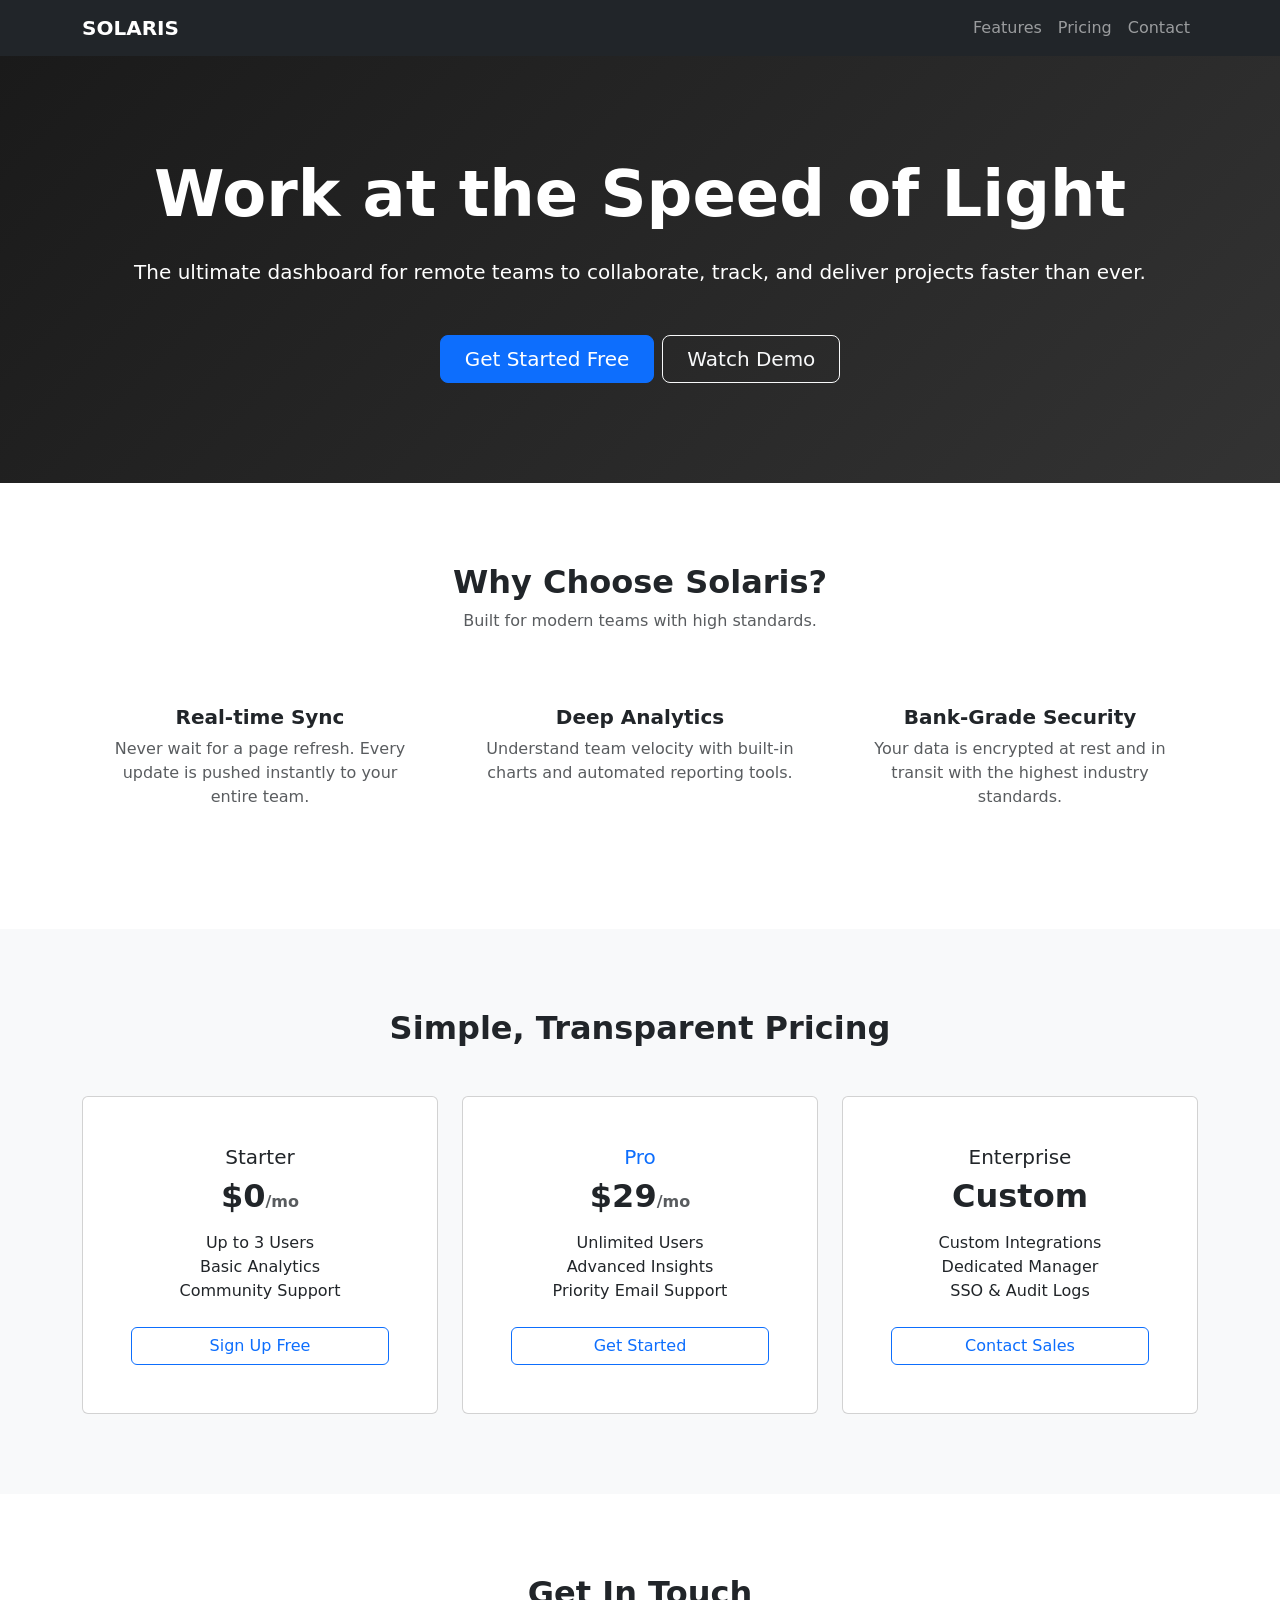
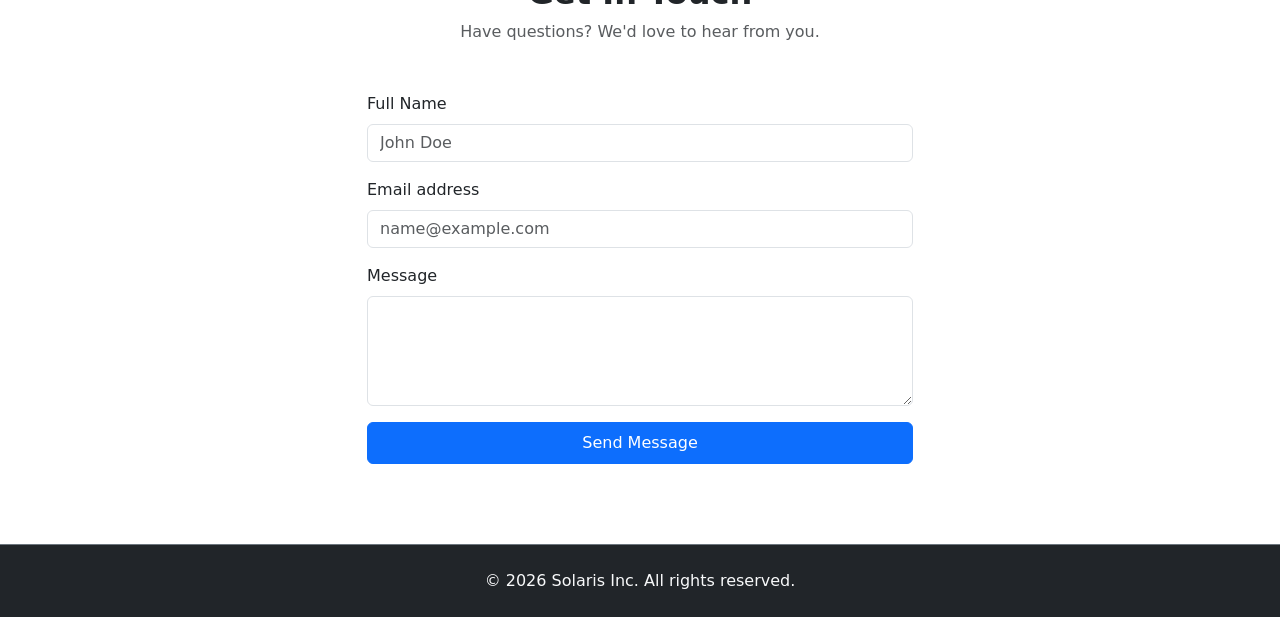
<file: EXP2/index.html>
<!DOCTYPE html>
<html lang="en">

<head>
    <meta charset="UTF-8">
    <meta name="viewport" content="width=device-width, initial-scale=1.0">
    <title>Solaris | Sync Your Workflow</title>
    <link href="https://cdn.jsdelivr.net/npm/bootstrap@5.3.0/dist/css/bootstrap.min.css" rel="stylesheet">
    <style>
        :root {
            --primary-color: #4a90e2;
            --dark-bg: #1a1a1a;
        }

        .hero-section {
            background: linear-gradient(135deg, var(--dark-bg) 0%, #333 100%);
            color: white;
            padding: 100px 0;
        }
        
        .card:hover{
             border:var(--primary-color);
        }

        .pricing-card:hover {
           
            transform: translateY(-10px);
            transition: 0.3s;
            box-shadow: 0 10px 20px rgba(0, 0, 0, 0.1);
        }

        .section-padding {
            padding: 80px 0;
        }
    </style>
</head>

<body>
    <nav class="navbar navbar-expand-lg navbar-dark bg-dark sticky-top">
        <div class="container">
            <a class="navbar-brand fw-bold" href="#">SOLARIS</a>
            <button class="navbar-toggler" type="button" data-bs-toggle="collapse" data-bs-target="#navbarNav">
                <span class="navbar-toggler-icon"></span>
            </button>
            <div class="collapse navbar-collapse" id="navbarNav">
                <ul class="navbar-nav ms-auto">
                    <li class="nav-item"><a class="nav-link" href="#features">Features</a></li>
                    <li class="nav-item"><a class="nav-link" href="#pricing">Pricing</a></li>
                    <li class="nav-item"><a class="nav-link" href="#contact">Contact</a></li>
                </ul>
            </div>
        </div>
    </nav>

    <header class="hero-section text-center">
        <div class="container">
            <h1 class="display-3 fw-bold mb-4">Work at the Speed of Light</h1>
            <p class="lead mb-5">The ultimate dashboard for remote teams to collaborate, track, and deliver projects
                faster than ever.</p>
            <div class="d-grid gap-2 d-sm-flex justify-content-sm-center">
                <button type="button" class="btn btn-primary btn-lg px-4 gap-3">Get Started Free</button>
                <button type="button" class="btn btn-outline-light btn-lg px-4">Watch Demo</button>
            </div>
        </div>
    </header>

    <section id="features" class="section-padding">
        <div class="container">
            <div class="text-center mb-5">
                <h2 class="fw-bold">Why Choose Solaris?</h2>
                <p class="text-muted">Built for modern teams with high standards.</p>
            </div>
            <div class="row g-4">
                <div class="col-md-4 text-center">
                    <div class="p-4">
                        <h3 class="h5 fw-bold">Real-time Sync</h3>
                        <p class="text-muted">Never wait for a page refresh. Every update is pushed instantly to your
                            entire team.</p>
                    </div>
                </div>
                <div class="col-md-4 text-center">
                    <div class="p-4">
                        <h3 class="h5 fw-bold">Deep Analytics</h3>
                        <p class="text-muted">Understand team velocity with built-in charts and automated reporting
                            tools.</p>
                    </div>
                </div>
                <div class="col-md-4 text-center">
                    <div class="p-4">
                        <h3 class="h5 fw-bold">Bank-Grade Security</h3>
                        <p class="text-muted">Your data is encrypted at rest and in transit with the highest industry
                            standards.</p>
                    </div>
                </div>
            </div>
        </div>
    </section>

    <section id="pricing" class="section-padding bg-light">
        <div class="container">
            <div class="text-center mb-5">
                <h2 class="fw-bold">Simple, Transparent Pricing</h2>
            </div>
            <div class="row row-cols-1 row-cols-md-3 g-4">
                <div class="col">
                    <div class="card h-100 pricing-card border-1">
                        <div class="card-body text-center p-5">
                            <h5 class="card-title">Starter</h5>
                            <h2 class="fw-bold">$0<span class="fs-6 text-muted">/mo</span></h2>
                            <ul class="list-unstyled mt-3 mb-4">
                                <li>Up to 3 Users</li>
                                <li>Basic Analytics</li>
                                <li>Community Support</li>
                            </ul>
                            <button class="btn btn-outline-primary w-100">Sign Up Free</button>
                        </div>
                    </div>
                </div>
                <div class="col">
                    <div class="card h-100 pricing-card border-1">
                        <div class="card-body text-center p-5">
                            <h5 class="card-title text-primary">Pro</h5>
                            <h2 class="fw-bold">$29<span class="fs-6 text-muted">/mo</span></h2>
                            <ul class="list-unstyled mt-3 mb-4">
                                <li>Unlimited Users</li>
                                <li>Advanced Insights</li>
                                <li>Priority Email Support</li>
                            </ul>
                             <button class="btn btn-outline-primary w-100">Get Started</button>
                        </div>
                    </div>
                </div>
                <div class="col">
                    <div class="card h-100 pricing-card border-1 hover:border-primary">
                        <div class="card-body text-center p-5">
                            <h5 class="card-title">Enterprise</h5>
                            <h2 class="fw-bold">Custom</h2>
                            <ul class="list-unstyled mt-3 mb-4">
                                <li>Custom Integrations</li>
                                <li>Dedicated Manager</li>
                                <li>SSO & Audit Logs</li>
                            </ul>
                            <button class="btn btn-outline-primary w-100">Contact Sales</button>
                        </div>
                    </div>
                </div>
            </div>
        </div>
    </section>

    <section id="contact" class="section-padding">
        <div class="container">
            <div class="row justify-content-center">
                <div class="col-lg-6">
                    <div class="text-center mb-5">
                        <h2 class="fw-bold">Get In Touch</h2>
                        <p class="text-muted">Have questions? We'd love to hear from you.</p>
                    </div>
                    <form>
                        <div class="mb-3">
                            <label class="form-label">Full Name</label>
                            <input type="text" class="form-control" placeholder="John Doe">
                        </div>
                        <div class="mb-3">
                            <label class="form-label">Email address</label>
                            <input type="email" class="form-control" placeholder="name@example.com">
                        </div>
                        <div class="mb-3">
                            <label class="form-label">Message</label>
                            <textarea class="form-control" rows="4"></textarea>
                        </div>
                        <button type="submit" class="btn btn-primary w-100 py-2">Send Message</button>
                    </form>
                </div>
            </div>
        </div>
    </section>

    <footer class="bg-dark text-light py-4 border-top border-secondary">
        <div class="container text-center">
            <p class="mb-0">&copy; 2026 Solaris Inc. All rights reserved.</p>
        </div>
    </footer>

    <script src="https://cdn.jsdelivr.net/npm/bootstrap@5.3.0/dist/js/bootstrap.bundle.min.js"></script>
</body>

</html>
</file>
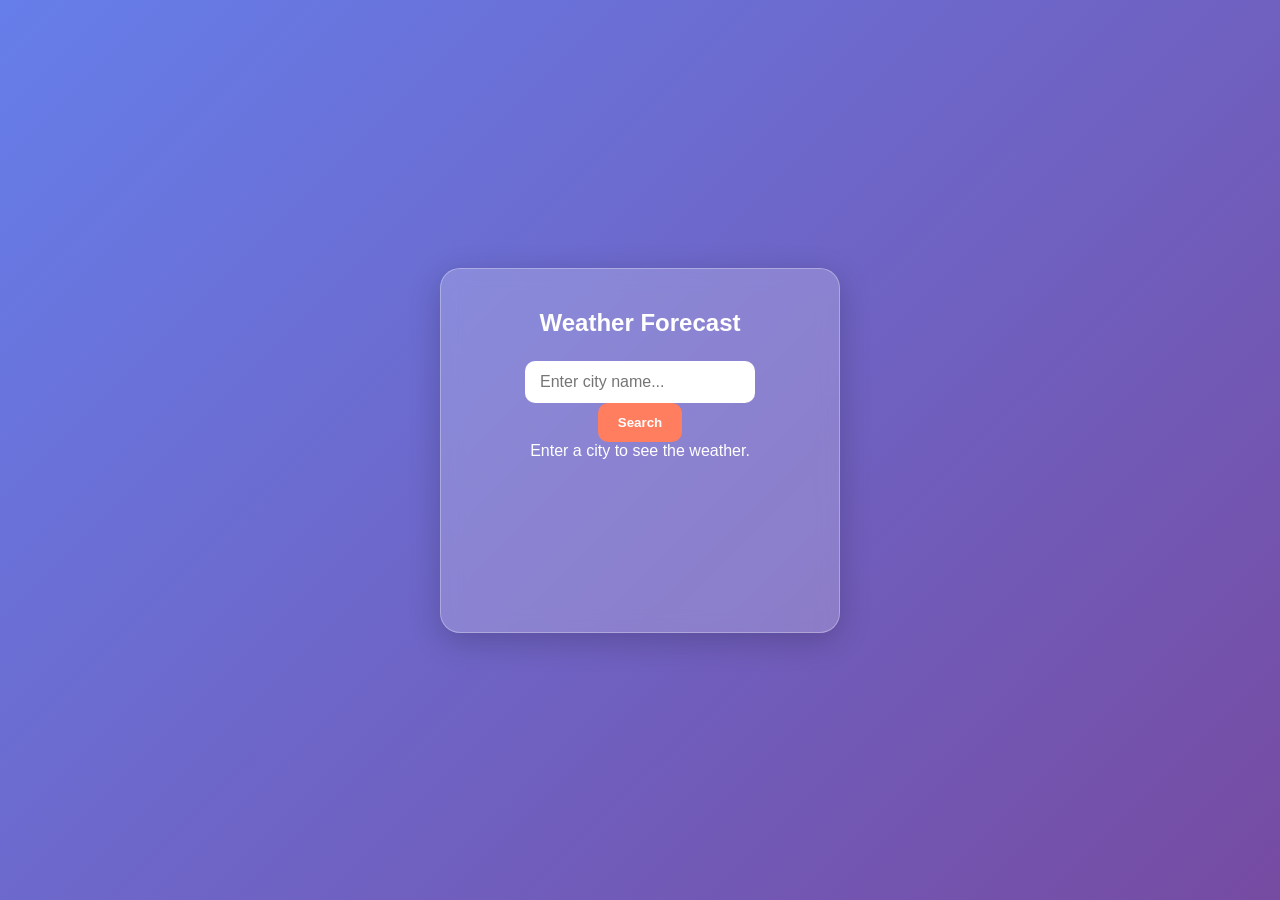
<file: EXP5/index.html>
<!DOCTYPE html>
<html lang="en">

<head>
    <meta charset="UTF-8">
    <title>Weather App - Exp 5</title>
    <link rel="stylesheet" href="style.css">
</head>

<body>
    <div class="weather-card">
        <h2>Weather Forecast</h2>
        <form onsubmit="event.preventDefault(); getWeather();">
            <input type="text" id="cityInput" placeholder="Enter city name...">
            <button type="submit">Search</button>
        </form>

        <div id="weatherResult" class="result-container">
            <p>Enter a city to see the weather.</p>
        </div>
    </div>
    <script src="script.js"></script>
</body>

</html>
</file>
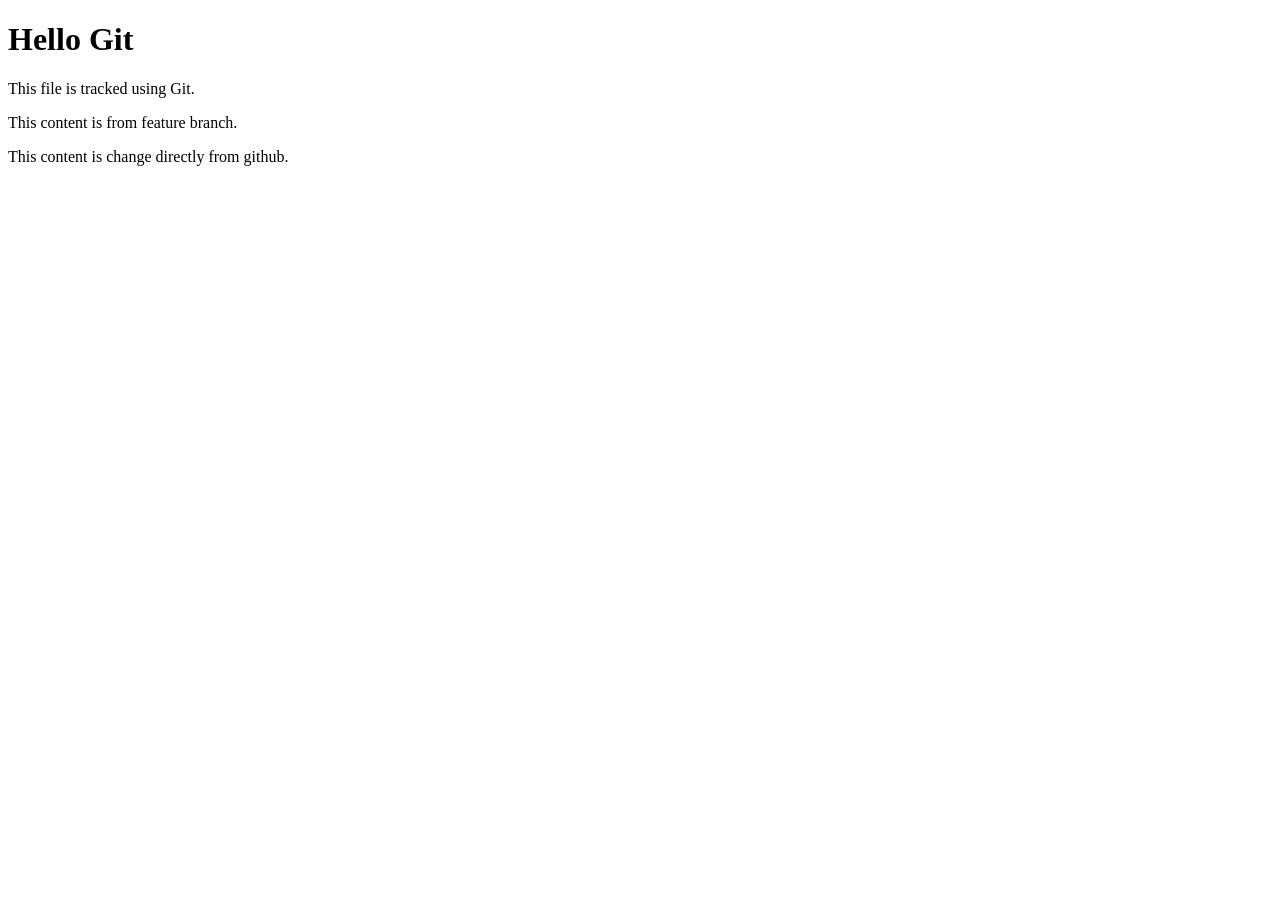
<file: EXP1/exp1.html>
<!DOCTYPE html>
<html>

<head>
    <title>My First Git Project</title>
</head>

<body>
    <h1>Hello Git</h1>
    <p>This file is tracked using Git.</p>
    <p>This content is from feature branch.</p>
    <p>This content is change directly from github.</p>
</body>

</html>
</file>
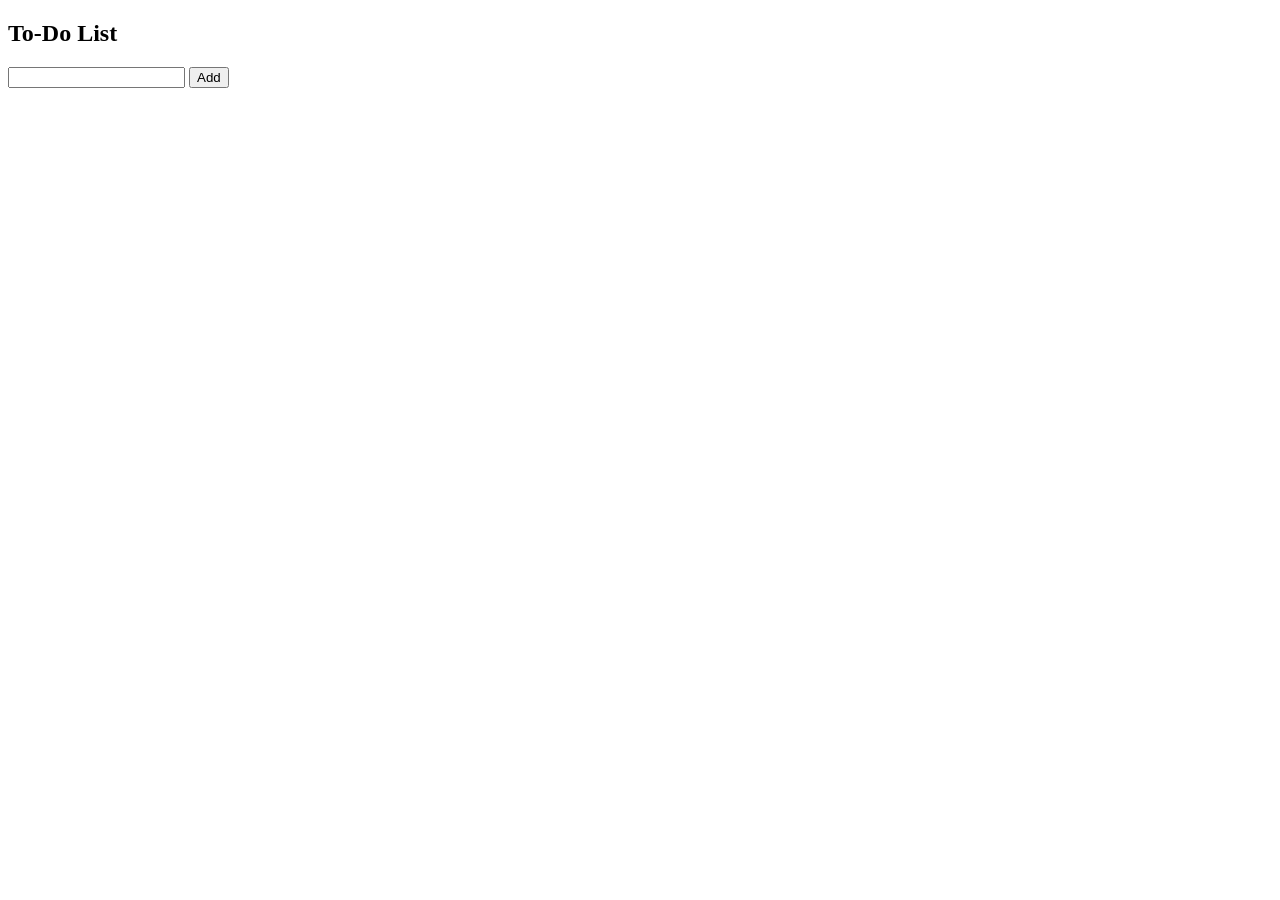
<file: EXP3/exp3.html>
<!DOCTYPE html>
<html>

<head>
    <title>To-Do List</title>
    <style>
        .completed {
            text-decoration: line-through;
            color: gray;
        }
    </style>
</head>

<body>

    <h2>To-Do List</h2>

    <input id="task" type="text">
    <button onclick="addTask()">Add</button>

    <ul id="list"></ul>

    <script>
        function addTask() {
            let task = document.getElementById('task').value;

            let li = document.createElement('li');

            // Checkbox
            let checkbox = document.createElement('input');
            checkbox.type = "checkbox";

            // Task text
            let span = document.createElement('span');
            span.innerText = task;

            // Mark complete
            checkbox.onclick = function () {
                span.classList.toggle('completed');
            };

            // Delete button
            let delBtn = document.createElement('button');
            delBtn.innerText = "Delete";
            delBtn.onclick = function () {
                li.remove();
            };

            li.appendChild(checkbox);
            li.appendChild(span);
            li.appendChild(delBtn);

            document.getElementById('list').appendChild(li);
        }
    </script>

</body>

</html>
</file>
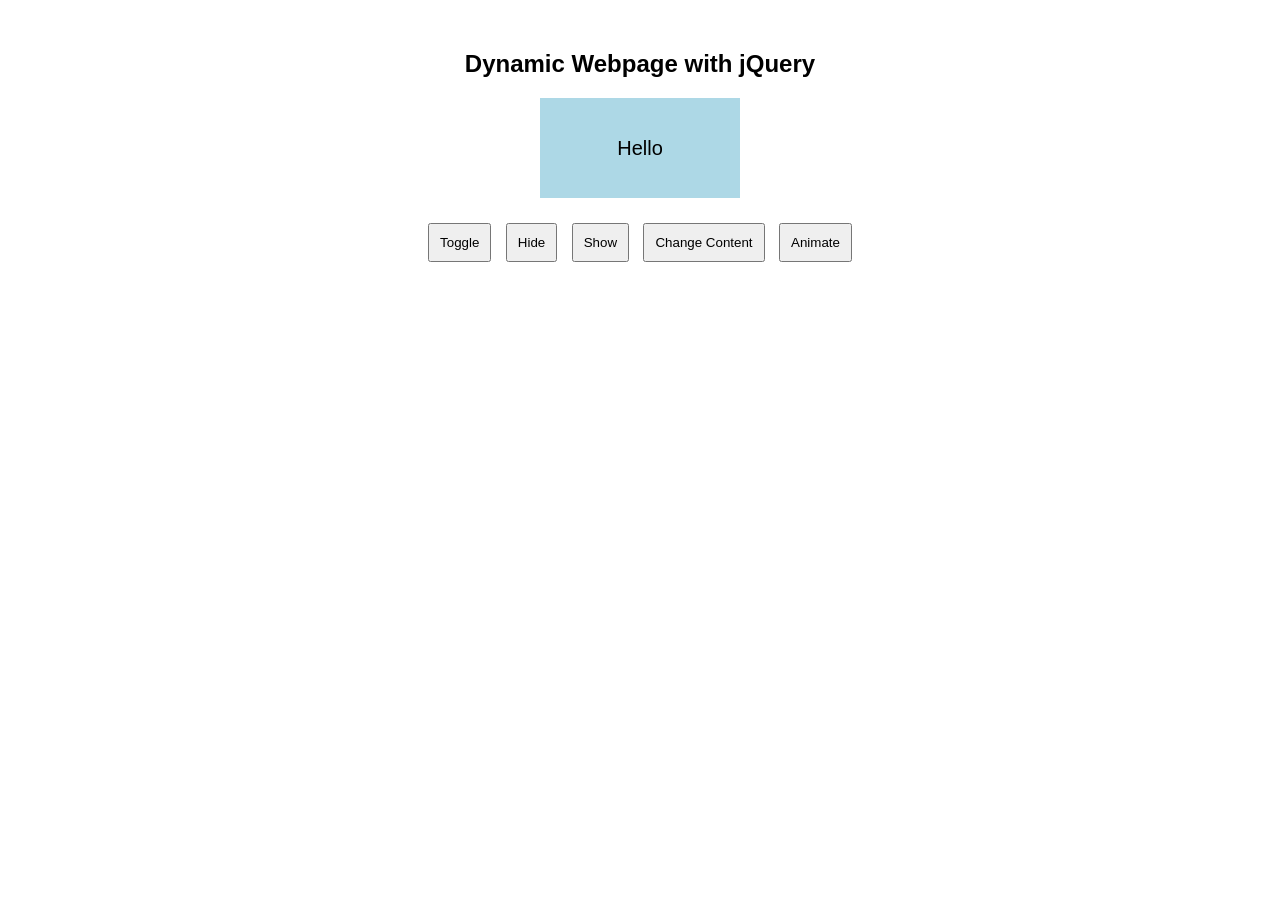
<file: EXP4/exp4.html>
<!DOCTYPE html>
<html lang="en">

<head>
    <meta charset="UTF-8">
    <meta name="viewport" content="width=device-width, initial-scale=1.0">
    <title>jQuery Experiment</title>

    <!-- jQuery CDN -->
    <script src="https://code.jquery.com/jquery-3.7.0.min.js"></script>

    <style>
        body {
            font-family: Arial;
            text-align: center;
            margin-top: 50px;
        }

        #box {
            width: 200px;
            height: 100px;
            background-color: lightblue;
            margin: 20px auto;
            line-height: 100px;
            font-size: 20px;
        }

        button {
            padding: 10px;
            margin: 5px;
        }
    </style>
</head>

<body>

    <h2>Dynamic Webpage with jQuery</h2>

    <div id="box">Hello</div>

    <button id="toggleBtn">Toggle</button>
    <button id="hideBtn">Hide</button>
    <button id="showBtn">Show</button>
    <button id="changeBtn">Change Content</button>
    <button id="animateBtn">Animate</button>

    <script>
        // Toggle visibility
        $('#toggleBtn').click(function () {
            $('#box').toggle(500);
        });

        // Hide element
        $('#hideBtn').click(function () {
            $('#box').hide(500);
        });

        // Show element
        $('#showBtn').click(function () {
            $('#box').show(500);
        });

        // Change content using DOM
        document.getElementById("changeBtn").onclick = function () {
            document.getElementById("box").innerText = "Content Updated!";
        };

        // Animate element
        $('#animateBtn').click(function () {
            $('#box').animate({
                width: '300px',
                height: '150px',
                fontSize: '25px'
            }, 500);
        });
    </script>

</body>

</html>
</file>
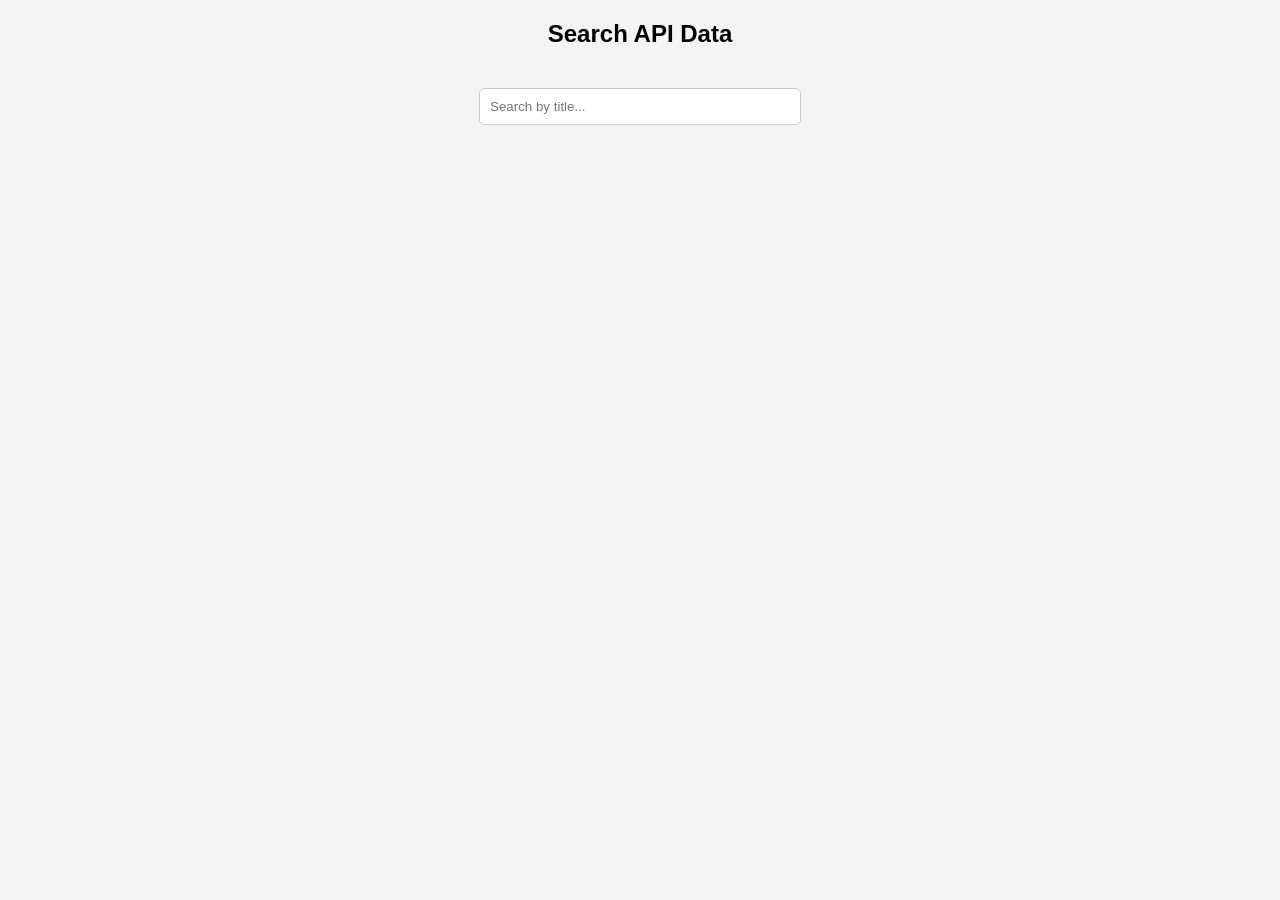
<file: EXP9/exp9.html>
<!DOCTYPE html>
<html>

<head>
    <title>API Search Filter</title>

    <style>
        body {
            font-family: Arial;
            background: #f4f4f4;
            text-align: center;
        }

        input {
            width: 300px;
            padding: 10px;
            margin: 20px;
            border-radius: 5px;
            border: 1px solid #ccc;
        }

        .card {
            background: white;
            padding: 15px;
            margin: 10px auto;
            width: 60%;
            border-radius: 5px;
            text-align: left;
            box-shadow: 0 0 5px rgba(0, 0, 0, 0.1);
        }
    </style>
</head>

<body>

    <h2>Search API Data</h2>

    <input type="text" id="search" placeholder="Search by title...">

    <div id="results"></div>

    <script>
        let apiData = [];

        // 1. Fetch API data
        fetch("https://jsonplaceholder.typicode.com/posts")
            .then(response => response.json())
            .then(data => {
                apiData = data;
                displayData(apiData);
            });

        // 2. Display function
        function displayData(data) {
            const resultDiv = document.getElementById("results");
            resultDiv.innerHTML = "";

            data.forEach(item => {
                resultDiv.innerHTML += `
            <div class="card">
                <h4>${item.title}</h4>
                <p>${item.body}</p>
            </div>
        `;
            });
        }

        // 3. Search functionality (live filtering)
        document.getElementById("search").addEventListener("keyup", function () {
            const keyword = this.value.toLowerCase();

            const filteredData = apiData.filter(item =>
                item.title.toLowerCase().includes(keyword)
            );

            displayData(filteredData);
        });
    </script>

</body>

</html>
</file>
<file: EXP5/style.css>
* {margin: 0;padding: 0;box-sizing: border-box;font-family: 'Segoe UI', Tahoma, Geneva, Verdana, sans-serif;}
 body {height: 100vh;display: flex;justify-content: center;align-items: center;background: linear-gradient(135deg, #667eea 0%, #764ba2 100%);}
 .weather-card {backdrop-filter: blur(10px);background: rgba(255, 255, 255, 0.2);padding: 2.5rem;border-radius: 20px;border: 1px solid rgba(255, 255, 255, 0.3);box-shadow: 0 8px 32px rgba(0, 0, 0, 0.2);width: 100%;max-width: 400px;text-align: center;color: white;}
 h2 {margin-bottom: 1.5rem;letter-spacing: 1}
 .search-box {display: flex;gap: 10px;margin-bottom: 30px;}
 input {flex: 1;padding: 12px 15px;border-radius: 10px;border: none;outline: none;font-size: 1rem;}
 button {padding: 12px 20px;background: #ff7e5f;border: none;border-radius: 10px;color: white;font-weight: bold;cursor: pointer;transition: 0.3s ease;}
 button:hover {background: #feb47b;transform: translateY(-2px);}
 .result-container {min-height: 150px;}
 .temp {font-size: 4rem;font-weight: 800;margin: 10px 0;}
 .city-name {font-size: 1.5rem;margin-bottom: 5px;}
 .desc {text-transform: capitalize;font-style: italic;margin-bottom: 15px;}
 .details {display: flex;justify-content: space-around;background: rgba(0, 0, 0, 0.1);padding: 15px;border-radius: 15px;}
</file>
